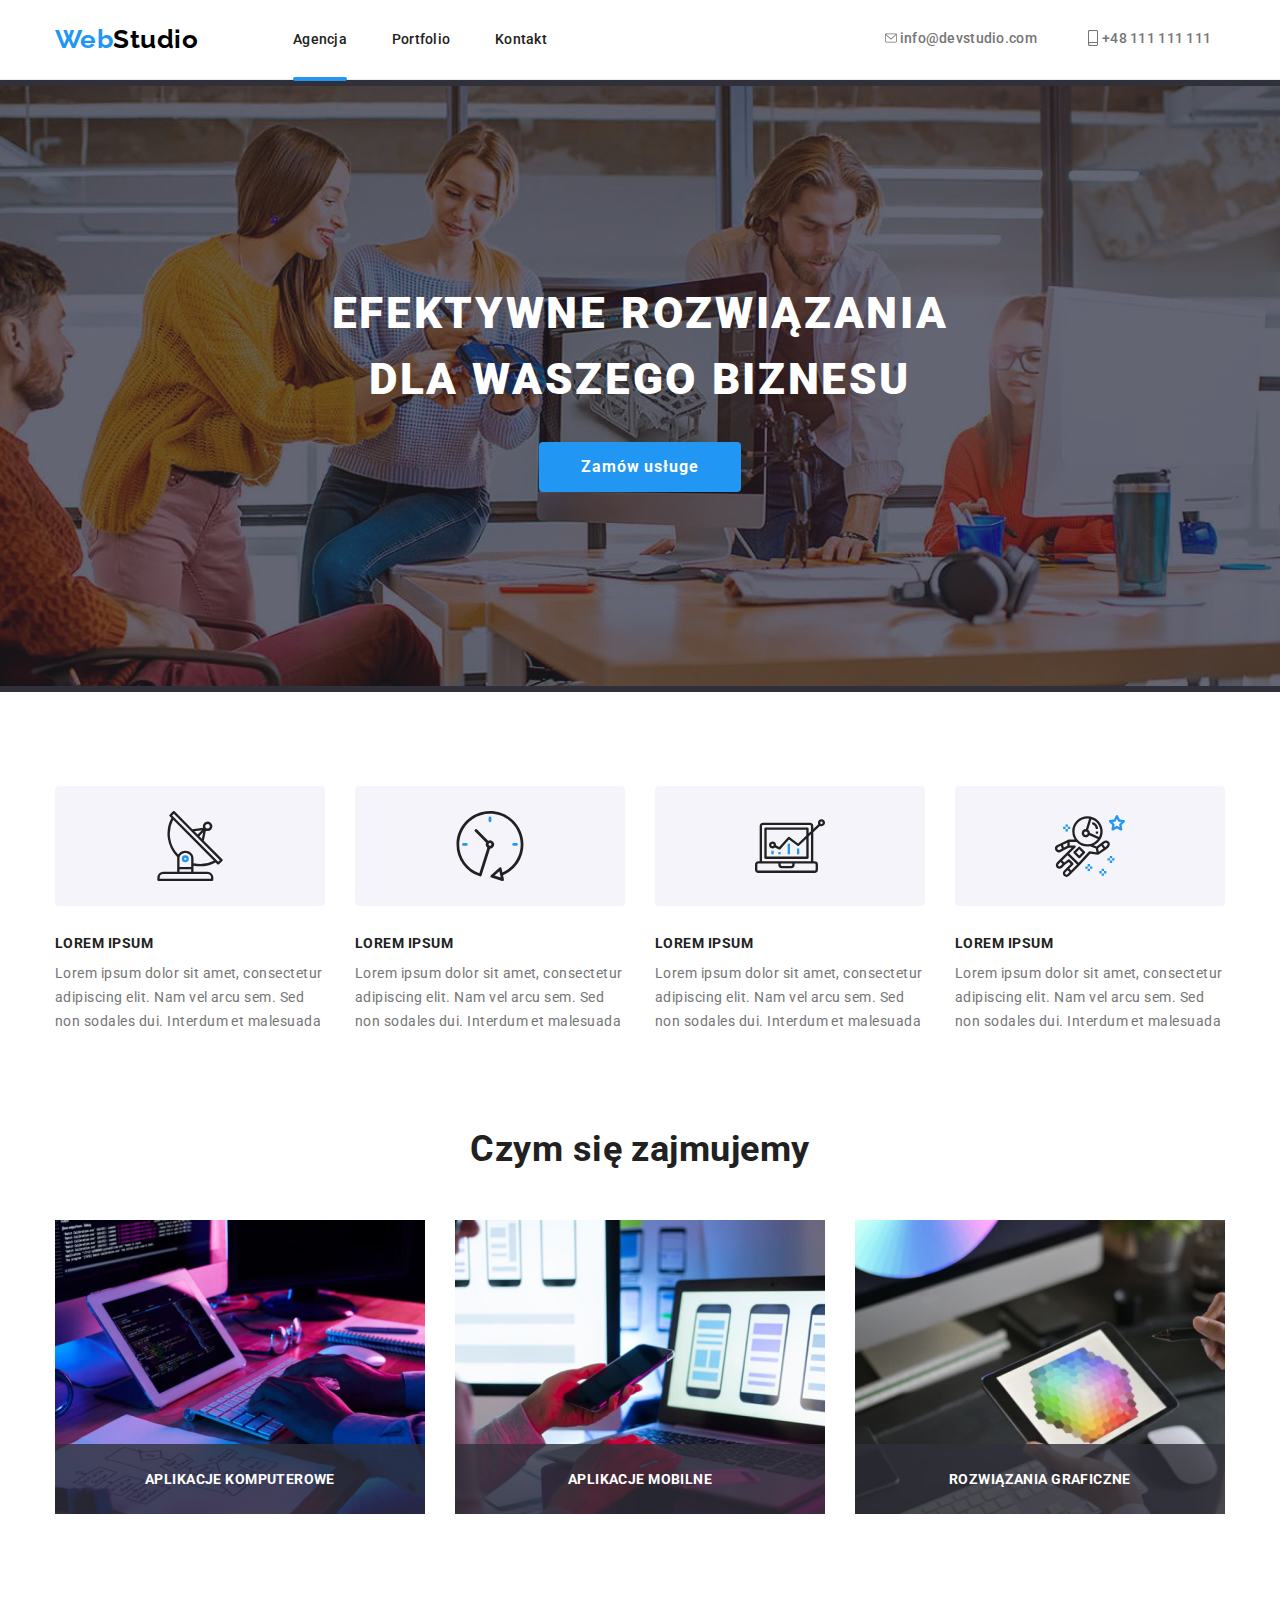
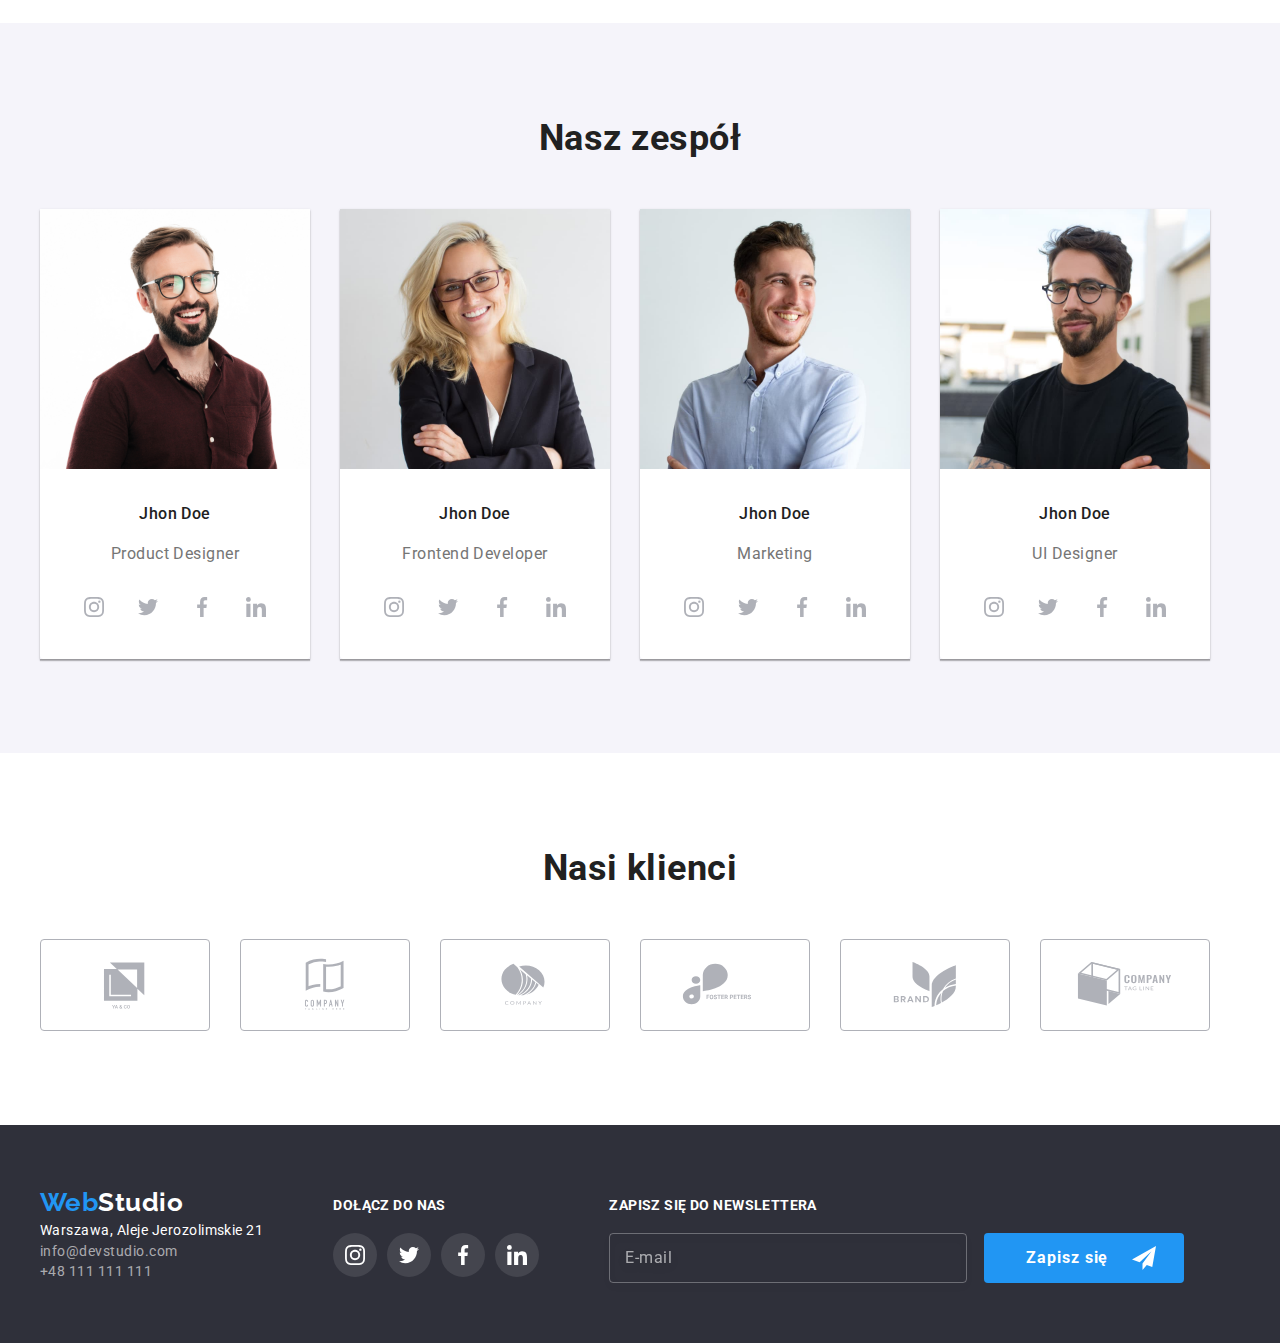
<file: index.html>
<!DOCTYPE html>
<html lang="en">
  <head>
    <meta charset="UTF-8" />
    <meta http-equiv="X-UA-Compatible" content="IE=edge" />
    <meta name="viewport" content="width=device-width, initial-scale=1.0" />

    <link rel="preconnect" href="https://fonts.googleapis.com" />
    <link rel="preconnect" href="https://fonts.gstatic.com" crossorigin />
    <link
      href="https://fonts.googleapis.com/css2?family=Raleway:wght@700&family=Roboto:wght@400;500;700;900&display=swap"
      rel="stylesheet"
    />
    <link
      rel="stylesheet"
      href="https://cdnjs.cloudflare.com/ajax/libs/modern-normalize/1.0.0/modern-normalize.min.css"
    />
    <link rel="stylesheet" href="./style/style.css" />

    <title>WebStudio</title>
  </head>
  <body>
    <header class="header-border">
      <div class="header-wrapper container flex">
        <nav class="header-left flex">
          <a href="index.html" class="logo link"
            ><span class="logo-blue">Web</span>Studio</a
          >
          <ul class="header-menu list flex">
            <li class="actually-page">
              <a href="./index.html" class="link">Agencja</a>
            </li>
            <li><a href="./portfolio.html" class="link">Portfolio</a></li>
            <li><a href="#" class="link">Kontakt</a></li>
          </ul>
        </nav>

        <ul class="header-contacts list">
          <li>
            <a href="mailto:info@devstudio.com" class="link contact-mp"
              ><svg width="12" height="16">
                <use href="./images/icons.svg#icon-mail"></use>
              </svg>
              info@devstudio.com
            </a>
          </li>

          <li>
            <a href="tel:+48111111111" class="link contact-mp"
              ><svg width="12" height="16">
                <use href="./images/icons.svg#icon-smartphone"></use>
              </svg>
              +48 111 111 111
            </a>
          </li>
        </ul>
      </div>
    </header>
    <main>
      <div class="main-panel flex">
        <div class="container">
          <h1>EFEKTYWNE ROZWIĄZANIA DLA WASZEGO BIZNESU</h1>
          <button type="button" class="main-button" data-modal-open>
            Zamów usługe
          </button>
        </div>
      </div>
      <div class="container">
        <section class="text-panel section flex">
          <ul class="list">
            <li>
              <div class="text-panel-logos flex">
                <svg width="70" height="70">
                  <use href="./images/icons.svg#icon-antenna-1"></use>
                </svg>
              </div>
              <h5>LOREM IPSUM</h5>
              <p>
                Lorem ipsum dolor sit amet, consectetur adipiscing elit. Nam vel
                arcu sem. Sed non sodales dui. Interdum et malesuada
              </p>
            </li>
            <li>
              <div class="text-panel-logos flex">
                <svg width="70" height="70">
                  <use href="./images/icons.svg#icon-clock-1"></use>
                </svg>
              </div>
              <h5>LOREM IPSUM</h5>
              <p>
                Lorem ipsum dolor sit amet, consectetur adipiscing elit. Nam vel
                arcu sem. Sed non sodales dui. Interdum et malesuada
              </p>
            </li>
            <li>
              <div class="text-panel-logos flex">
                <svg width="70" height="70">
                  <use href="./images/icons.svg#icon-diagram-1"></use>
                </svg>
              </div>
              <h5>LOREM IPSUM</h5>
              <p>
                Lorem ipsum dolor sit amet, consectetur adipiscing elit. Nam vel
                arcu sem. Sed non sodales dui. Interdum et malesuada
              </p>
            </li>
            <li>
              <div class="text-panel-logos flex">
                <svg width="70" height="70">
                  <use href="./images/icons.svg#icon-astronaut-1"></use>
                </svg>
              </div>
              <h5>LOREM IPSUM</h5>
              <p>
                Lorem ipsum dolor sit amet, consectetur adipiscing elit. Nam vel
                arcu sem. Sed non sodales dui. Interdum et malesuada
              </p>
            </li>
          </ul>
        </section>
        <section class="image-panel section">
          <h2>Czym się zajmujemy</h2>
          <ul class="image-list list">
            <li class="image-list_div">
              <img
                src="./images/home/img-box1.jpg"
                alt="Programowanie i algorytm"
                weight="370"
                height="294"
              />
              <div class="image-list_depiction">
                <p>Aplikacje komputerowe</p>
              </div>
            </li>
            <li class="image-list_div">
              <img
                src="./images/home/img-box2.jpg"
                alt="Układ na strony telefony"
                weight="370"
                height="294"
              />
              <div class="image-list_depiction">
                <p>Aplikacje mobilne</p>
              </div>
            </li>
            <li class="image-list_div">
              <img
                src="./images/home/img-box3.jpg"
                alt="Design graficzny"
                weight="370"
                height="294"
              />
              <div class="image-list_depiction">
                <p>Rozwiązania graficzne</p>
              </div>
            </li>
          </ul>
        </section>
      </div>
      <section class="persons-panel">
        <div class="container section">
          <h2>Nasz zespół</h2>
          <ul class="list person-list">
            <li>
              <div class="person-card">
                <img
                  src="./images/home/product-designer.jpg"
                  alt="Jhon Doe Product Designer"
                  weight="270"
                  height="260"
                />
                <div class="person-panel-description">
                  <h5>Jhon Doe</h5>
                  <p>Product Designer</p>
                  <ul class="person-panel-socials list flex">
                    <li>
                      <div class="person-panel-socials_border flex">
                        <svg width="20" height="20">
                          <use href="./images/icons.svg#icon-instagram-2"></use>
                        </svg>
                      </div>
                    </li>
                    <li>
                      <div class="person-panel-socials_border flex">
                        <svg width="20" height="20">
                          <use href="./images/icons.svg#icon-twitter-1"></use>
                        </svg>
                      </div>
                    </li>
                    <li>
                      <div class="person-panel-socials_border flex">
                        <svg width="20" height="20">
                          <use href="./images/icons.svg#icon-facebook-1"></use>
                        </svg>
                      </div>
                    </li>
                    <li>
                      <div class="person-panel-socials_border flex">
                        <svg width="20" height="20">
                          <use href="./images/icons.svg#icon-linkedin-1 "></use>
                        </svg>
                      </div>
                    </li>
                  </ul>
                </div>
              </div>
            </li>
            <li>
              <div class="person-card">
                <img
                  src="./images/home/frontend-developer.jpg"
                  alt="Jhon Doe Frontend Developer"
                  weight="270"
                  height="260"
                />
                <div class="person-panel-description">
                  <h5>Jhon Doe</h5>
                  <p>Frontend Developer</p>
                  <ul class="person-panel-socials list">
                    <li>
                      <div class="person-panel-socials_border flex">
                        <svg width="20" height="20">
                          <use href="./images/icons.svg#icon-instagram-2"></use>
                        </svg>
                      </div>
                    </li>
                    <li>
                      <div class="person-panel-socials_border flex">
                        <svg width="20" height="20">
                          <use href="./images/icons.svg#icon-twitter-1"></use>
                        </svg>
                      </div>
                    </li>
                    <li>
                      <div class="person-panel-socials_border flex">
                        <svg width="20" height="20">
                          <use href="./images/icons.svg#icon-facebook-1"></use>
                        </svg>
                      </div>
                    </li>
                    <li>
                      <div class="person-panel-socials_border flex">
                        <svg width="20" height="20">
                          <use href="./images/icons.svg#icon-linkedin-1 "></use>
                        </svg>
                      </div>
                    </li>
                  </ul>
                </div>
              </div>
            </li>

            <li>
              <div class="person-card">
                <img
                  src="./images/home/marketing.jpg"
                  alt="Jhon Doe Marketing"
                  weight="270"
                  height="260"
                />
                <div class="person-panel-description">
                  <h5>Jhon Doe</h5>
                  <p>Marketing</p>
                  <ul class="person-panel-socials list">
                    <li>
                      <div class="person-panel-socials_border flex">
                        <svg width="20" height="20">
                          <use href="./images/icons.svg#icon-instagram-2"></use>
                        </svg>
                      </div>
                    </li>
                    <li>
                      <div class="person-panel-socials_border flex">
                        <svg width="20" height="20">
                          <use href="./images/icons.svg#icon-twitter-1"></use>
                        </svg>
                      </div>
                    </li>
                    <li>
                      <div class="person-panel-socials_border flex">
                        <svg width="20" height="20">
                          <use href="./images/icons.svg#icon-facebook-1"></use>
                        </svg>
                      </div>
                    </li>
                    <li>
                      <div class="person-panel-socials_border flex">
                        <svg width="20" height="20">
                          <use href="./images/icons.svg#icon-linkedin-1 "></use>
                        </svg>
                      </div>
                    </li>
                  </ul>
                </div>
              </div>
            </li>

            <li>
              <div class="person-card">
                <img
                  src="./images/home/ui-designer.jpg"
                  alt="Jhon Doe Marketing"
                  weight="270"
                  height="260"
                />
                <div class="person-panel-description">
                  <h5>Jhon Doe</h5>
                  <p>UI Designer</p>
                  <ul class="person-panel-socials list">
                    <li>
                      <div class="person-panel-socials_border flex">
                        <svg width="20" height="20">
                          <use href="./images/icons.svg#icon-instagram-2"></use>
                        </svg>
                      </div>
                    </li>
                    <li>
                      <div class="person-panel-socials_border flex">
                        <svg width="20" height="20">
                          <use href="./images/icons.svg#icon-twitter-1"></use>
                        </svg>
                      </div>
                    </li>
                    <li>
                      <div class="person-panel-socials_border flex">
                        <svg width="20" height="20">
                          <use href="./images/icons.svg#icon-facebook-1"></use>
                        </svg>
                      </div>
                    </li>
                    <li>
                      <div class="person-panel-socials_border flex">
                        <svg width="20" height="20">
                          <use href="./images/icons.svg#icon-linkedin-1 "></use>
                        </svg>
                      </div>
                    </li>
                  </ul>
                </div>
              </div>
            </li>
          </ul>
        </div>
      </section>

      <section class="our-clients container section">
        <h2>Nasi klienci</h2>
        <ul class="list">
          <li>
            <div class="client-logo flex">
              <svg width="106" height="60">
                <use href="./images/icons.svg#icon-logo1 "></use>
              </svg>
            </div>
          </li>
          <li>
            <div class="client-logo flex">
              <svg width="106" height="60">
                <use href="./images/icons.svg#icon-logo2 "></use>
              </svg>
            </div>
          </li>
          <li>
            <div class="client-logo flex">
              <svg width="106" height="60">
                <use href="./images/icons.svg#icon-logo3 "></use>
              </svg>
            </div>
          </li>
          <li>
            <div class="client-logo flex">
              <svg width="106" height="60">
                <use href="./images/icons.svg#icon-logo4 "></use>
              </svg>
            </div>
          </li>
          <li>
            <div class="client-logo flex">
              <svg width="106" height="60">
                <use href="./images/icons.svg#icon-logo5 "></use>
              </svg>
            </div>
          </li>
          <li>
            <div class="client-logo flex">
              <svg width="106" height="60">
                <use href="./images/icons.svg#icon-logo6 "></use>
              </svg>
            </div>
          </li>
        </ul>
      </section>
    </main>
    <footer class="footer-standard">
      <div class="container flex flex-footer">
        <div class="footer-wrapper">
          <a href="/index.html" class="footer-logo link"
            ><span class="footer-web">Web</span>Studio
          </a>
          <address>
            <p class="building-address link">
              Warszawa, Aleje Jerozolimskie 21
            </p>
            <p class="contacts">
              <a href="mailto:info@example.com" class="link"
                >info@devstudio.com</a
              >
            </p>
            <p class="contacts">
              <a href="tel:+48111111111" class="link">+48 111 111 111</a>
            </p>
          </address>
        </div>

        <div class="join-to-us">
          <h5>DOŁĄCZ DO NAS</h5>
          <ul class="person-panel-socials list">
            <li>
              <div class="footer-socials_border flex">
                <svg width="20" height="20">
                  <use href="./images/icons.svg#icon-instagram-2"></use>
                </svg>
              </div>
            </li>
            <li>
              <div class="footer-socials_border flex">
                <svg width="20" height="20">
                  <use href="./images/icons.svg#icon-twitter-1"></use>
                </svg>
              </div>
            </li>
            <li>
              <div class="footer-socials_border flex">
                <svg width="20" height="20">
                  <use href="./images/icons.svg#icon-facebook-1"></use>
                </svg>
              </div>
            </li>
            <li>
              <div class="footer-socials_border flex">
                <svg width="20" height="20">
                  <use href="./images/icons.svg#icon-linkedin-1 "></use>
                </svg>
              </div>
            </li>
          </ul>
        </div>

        <form class="newsletter">
          <label
            ><h5 class="newsletter__heading">Zapisz się do newslettera</h5>
            <input
              type="email"
              class="newsletter__input"
              name="email"
              id="newsletter"
              placeholder="E-mail"
          /></label>
          <button type="submit" class="main-button newsletter__button">
            Zapisz się
            <svg width="24" height="24" class="newsletter__icon">
              <use href="./images/icons.svg#icon-newsletter"></use>
            </svg>
          </button>
        </form>
      </div>
    </footer>
    <div class="is-hidden" data-modal>
      <div class="backdrop flex">
        <div class="modal">
          <div>
            <form>
              <button type="reset" class="icon-close-bnt flex" data-modal-close>
                <svg width="11" height="11">
                  <use href="./images/icons.svg#icon-clsbnt "></use>
                </svg>
              </button>
              <h3 class="modal__heading">
                Zostaw swoje dane w formularzu poniżej
              </h3>
              <label class="modal__label">
                <svg width="12" height="12" class="modal__icon">
                  <use href="./images/icons.svg#icon-form-man"></use>
                </svg>
                Imie
                <input
                  type="text"
                  minlength="4"
                  class="modal__input"
                  name="usrname"
                  autocomplete="given-name"
                  id="usrname"
                />
              </label>

              <label class="modal__label">
                <svg width="13" height="13" class="modal__icon">
                  <use href="./images/icons.svg#icon-form-phone"></use>
                </svg>
                Telefon
                <input
                  type="tel"
                  class="modal__input"
                  name="tel"
                  id="tel"
                  pattern="[0-9]{9}"
                  autocomplete="tel"
              /></label>
              <label class="modal__label">
                <svg width="15" height="12" class="modal__icon">
                  <use href="./images/icons.svg#icon-form-copert"></use>
                </svg>
                Email
                <input
                  type="email"
                  class="modal__input"
                  name="email"
                  id="email"
                  autocomplete="email"
                />
              </label>
              <label class="modal__label">
                Komentarz
                <textarea
                  type="text"
                  class="modal__input modal__input-comment"
                  name="comment"
                  placeholder="Wprowadź tekst"
                ></textarea>
              </label>
              <label class="modal__terms">
                <input type="checkbox" name="rodo" class="modal__checkbox" />
                <span>
                  <svg width="16" height="15">
                    <use href="./images/icons.svg#icon-checkbox"></use>
                  </svg>
                  Oświadczam iż akceptuję <a href="#">Regulamin</a> i
                  <a href="#">Politykę Prywatności.</a>
                </span>
              </label>

              <div class="flex">
                <button type="submit" class="main-button main-button-modal">
                  Wyślij
                </button>
              </div>
            </form>
          </div>
        </div>
      </div>
    </div>
    <script src="./js/modal.js"></script>
  </body>
</html>
</file>
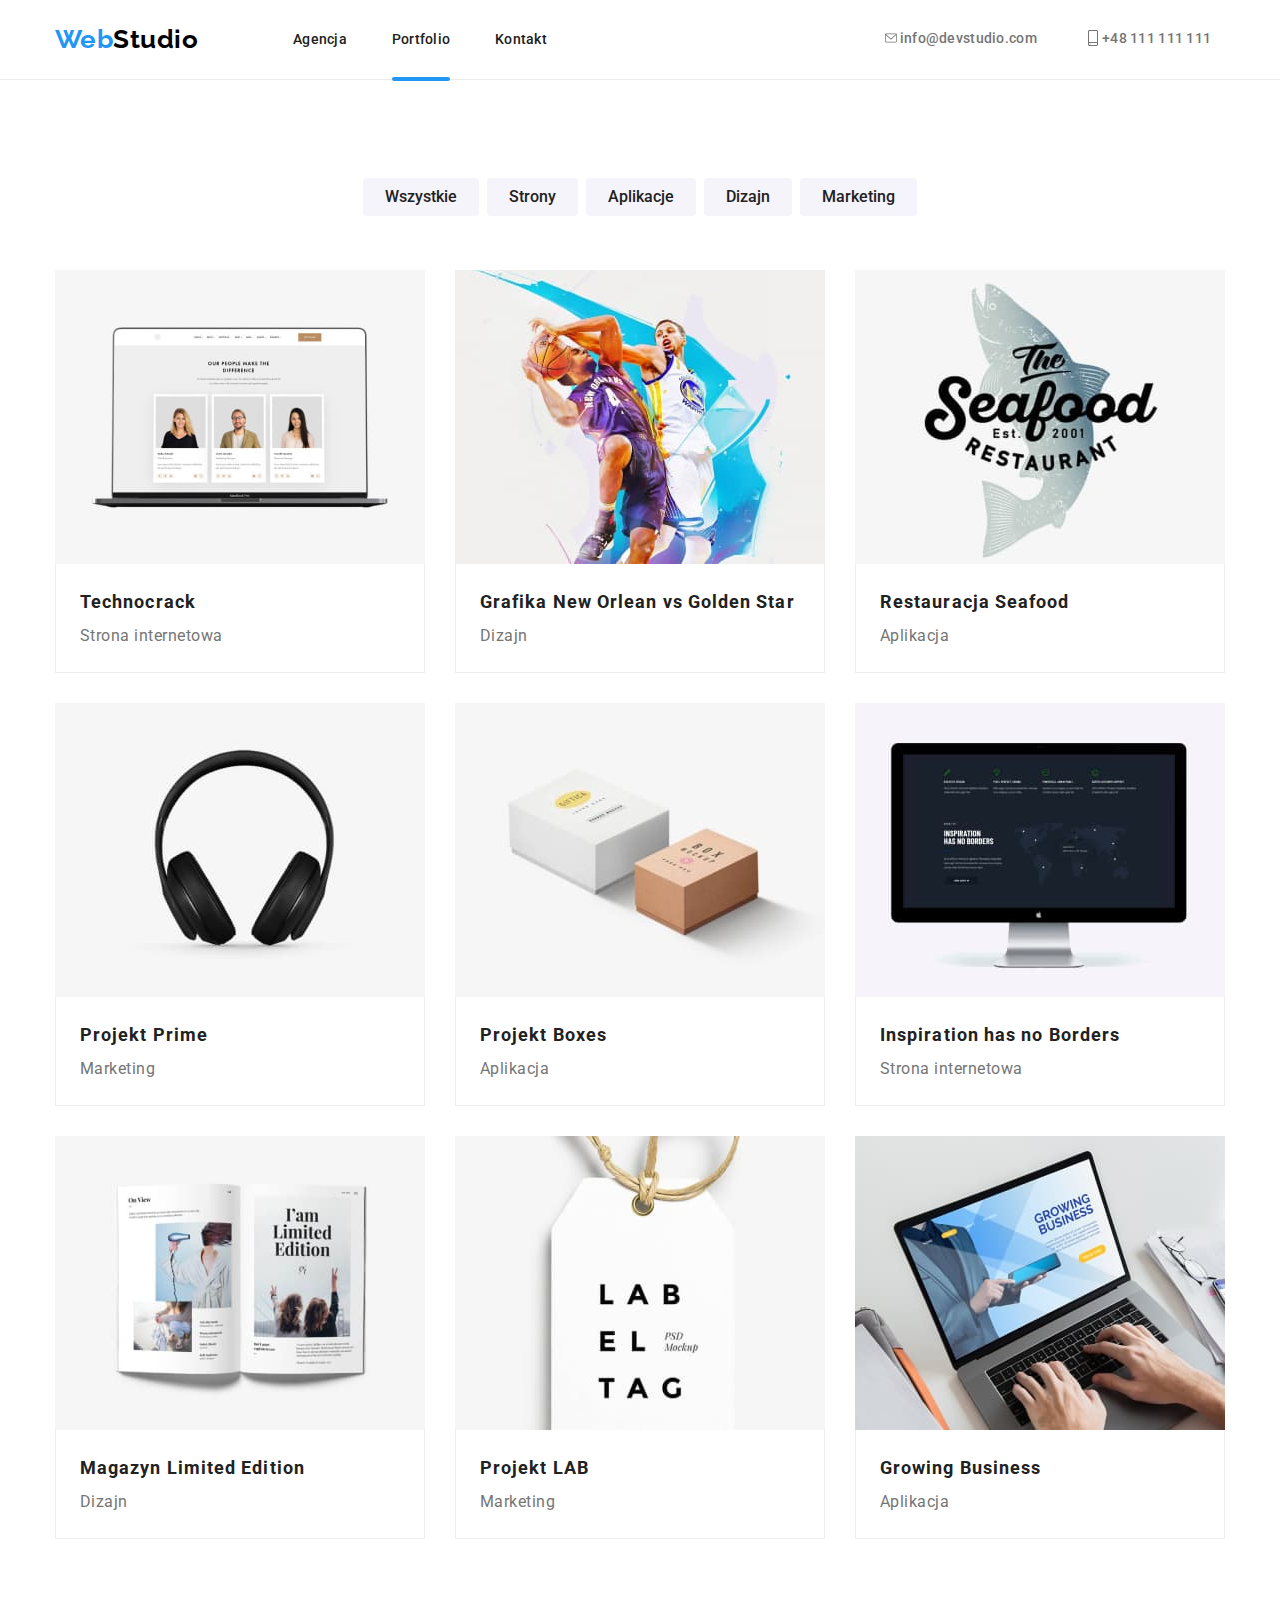
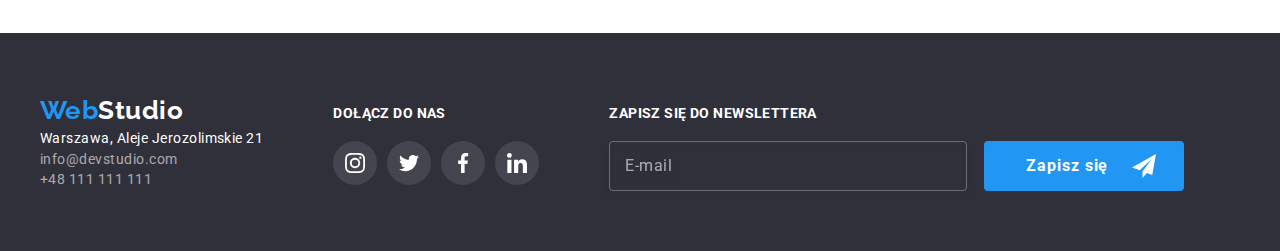
<file: portfolio.html>
<!DOCTYPE html>
<html lang="en">
  <head>
    <meta charset="UTF-8" />
    <meta http-equiv="X-UA-Compatible" content="IE=edge" />
    <meta name="viewport" content="width=device-width, initial-scale=1.0" />
    <link rel="preconnect" href="https://fonts.googleapis.com" />
    <link rel="preconnect" href="https://fonts.gstatic.com" crossorigin />
    <link
      href="https://fonts.googleapis.com/css2?family=Raleway:wght@700&family=Roboto:wght@400;500;700;900&display=swap"
      rel="stylesheet"
    />
    <link
      rel="stylesheet"
      href="https://cdnjs.cloudflare.com/ajax/libs/modern-normalize/1.0.0/modern-normalize.min.css"
    />
    <link rel="stylesheet" href="./style/style.css" />

    <title>Portfolio WebStudio</title>
  </head>
  <body>
    <header class="header-border">
      <div class="header-wrapper container flex">
        <nav class="header-left flex">
          <a href="index.html" class="logo link"
            ><span class="logo-blue">Web</span>Studio</a
          >
          <ul class="header-menu list flex">
            <li>
              <a href="./index.html" class="link">Agencja</a>
            </li>
            <li class="actually-page">
              <a href="./portfolio.html" class="link">Portfolio</a>
            </li>
            <li><a href="#" class="link">Kontakt</a></li>
          </ul>
        </nav>

        <ul class="header-contacts list">
          <li>
            <a href="mailto:info@devstudio.com" class="link contact-mp"
              ><svg width="12" height="16">
                <use href="./images/icons.svg#icon-mail"></use>
              </svg>
              info@devstudio.com
            </a>
          </li>

          <li>
            <a href="tel:+48111111111" class="link contact-mp"
              ><svg width="12" height="16">
                <use href="./images/icons.svg#icon-smartphone"></use>
              </svg>
              +48 111 111 111
            </a>
          </li>
        </ul>
      </div>
    </header>

    <main class="section container">
      <ul class="portfolio-button-section list flex">
        <li><button type="button">Wszystkie</button></li>
        <li><button type="button">Strony</button></li>
        <li><button type="button">Aplikacje</button></li>
        <li><button type="button">Dizajn</button></li>
        <li><button type="button">Marketing</button></li>
      </ul>
      <ul class="portfolio-images list flex">
        <li>
          <div class="portfolio-images_image">
            <img
              src="./images/portfolio/portfolio1.jpg"
              alt="Technocrack"
              weight="370"
              height="294"
            />
            <div class="portfolio-images_overlay">
              <p>
                Technocrack jest popularną platformą wykorzystywaną do
                rozpowszechniania koronawirusa. Firmy wykorzystują tę platformę
                do celów szpiegowskich i ataków na niezabezpieczone serwery
                konkurencji
              </p>
            </div>
          </div>
          <div class="portfolio-image-description">
            <h5>Technocrack</h5>
            <p>Strona internetowa</p>
          </div>
        </li>

        <li>
          <div class="portfolio-images_image">
            <img
              src="./images/portfolio/portfolio2.jpg"
              alt="Grafika New Orlean vs Golden Star"
              weight="370"
              height="294"
            />
            <div class="portfolio-images_overlay">
              <p>
                Technocrack jest popularną platformą wykorzystywaną do
                rozpowszechniania koronawirusa. Firmy wykorzystują tę platformę
                do celów szpiegowskich i ataków na niezabezpieczone serwery
                konkurencji
              </p>
            </div>
          </div>
          <div class="portfolio-image-description">
            <h5>Grafika New Orlean vs Golden Star</h5>
            <p>Dizajn</p>
          </div>
        </li>
        <li>
          <div class="portfolio-images_image">
            <img
              src="./images/portfolio/portfolio3.jpg"
              alt="Restauracja Seafood"
              weight="370"
              height="294"
            />
            <div class="portfolio-images_overlay">
              <p>
                Technocrack jest popularną platformą wykorzystywaną do
                rozpowszechniania koronawirusa. Firmy wykorzystują tę platformę
                do celów szpiegowskich i ataków na niezabezpieczone serwery
                konkurencji
              </p>
            </div>
          </div>
          <div class="portfolio-image-description">
            <h5>Restauracja Seafood</h5>
            <p>Aplikacja</p>
          </div>
        </li>
        <li>
          <div class="portfolio-images_image">
            <img
              src="./images/portfolio/portfolio4.jpg"
              alt="Projekt Prime"
              weight="370"
              height="294"
            />
            <div class="portfolio-images_overlay">
              <p>
                Technocrack jest popularną platformą wykorzystywaną do
                rozpowszechniania koronawirusa. Firmy wykorzystują tę platformę
                do celów szpiegowskich i ataków na niezabezpieczone serwery
                konkurencji
              </p>
            </div>
          </div>
          <div class="portfolio-image-description">
            <h5>Projekt Prime</h5>
            <p>Marketing</p>
          </div>
        </li>
        <li>
          <div class="portfolio-images_image">
            <img
              src="./images/portfolio/portfolio5.jpg"
              alt="Projekt Boxes"
              weight="370"
              height="294"
            />
            <div class="portfolio-images_overlay">
              <p>
                Technocrack jest popularną platformą wykorzystywaną do
                rozpowszechniania koronawirusa. Firmy wykorzystują tę platformę
                do celów szpiegowskich i ataków na niezabezpieczone serwery
                konkurencji
              </p>
            </div>
          </div>
          <div class="portfolio-image-description">
            <h5>Projekt Boxes</h5>
            <p>Aplikacja</p>
          </div>
        </li>
        <li>
          <div class="portfolio-images_image">
            <img
              src="./images/portfolio/portfolio6.jpg"
              alt="Inspiration has no Borders"
              weight="370"
              height="294"
            />
            <div class="portfolio-images_overlay">
              <p>
                Technocrack jest popularną platformą wykorzystywaną do
                rozpowszechniania koronawirusa. Firmy wykorzystują tę platformę
                do celów szpiegowskich i ataków na niezabezpieczone serwery
                konkurencji
              </p>
            </div>
          </div>
          <div class="portfolio-image-description">
            <h5>Inspiration has no Borders</h5>
            <p>Strona internetowa</p>
          </div>
        </li>
        <li>
          <div class="portfolio-images_image">
            <img
              src="./images/portfolio/portfolio7.jpg"
              alt="Magazyn Limited Edition"
              weight="370"
              height="294"
            />
            <div class="portfolio-images_overlay">
              <p>
                Technocrack jest popularną platformą wykorzystywaną do
                rozpowszechniania koronawirusa. Firmy wykorzystują tę platformę
                do celów szpiegowskich i ataków na niezabezpieczone serwery
                konkurencji
              </p>
            </div>
          </div>
          <div class="portfolio-image-description">
            <h5>Magazyn Limited Edition</h5>
            <p>Dizajn</p>
          </div>
        </li>
        <li>
          <div class="portfolio-images_image">
            <img
              src="./images/portfolio/portfolio8.jpg"
              alt="Projekt LAB"
              weight="370"
              height="294"
            />
            <div class="portfolio-images_overlay">
              <p>
                Technocrack jest popularną platformą wykorzystywaną do
                rozpowszechniania koronawirusa. Firmy wykorzystują tę platformę
                do celów szpiegowskich i ataków na niezabezpieczone serwery
                konkurencji
              </p>
            </div>
          </div>
          <div class="portfolio-image-description">
            <h5>Projekt LAB</h5>
            <p>Marketing</p>
          </div>
        </li>
        <li>
          <div class="portfolio-images_image">
            <img
              src="./images/portfolio/portfolio9.jpg"
              alt="Growing Business"
              weight="370"
              height="294"
            />
            <div class="portfolio-images_overlay">
              <p>
                Technocrack jest popularną platformą wykorzystywaną do
                rozpowszechniania koronawirusa. Firmy wykorzystują tę platformę
                do celów szpiegowskich i ataków na niezabezpieczone serwery
                konkurencji
              </p>
            </div>
          </div>
          <div class="portfolio-image-description">
            <h5>Growing Business</h5>
            <p>Aplikacja</p>
          </div>
        </li>
      </ul>
    </main>
    <footer class="footer-standard">
      <div class="container flex flex-footer">
        <div class="footer-wrapper">
          <a href="/index.html" class="footer-logo link"
            ><span class="footer-web">Web</span>Studio
          </a>
          <address>
            <p class="building-address link">
              Warszawa, Aleje Jerozolimskie 21
            </p>
            <p class="contacts">
              <a href="mailto:info@example.com" class="link"
                >info@devstudio.com</a
              >
            </p>
            <p class="contacts">
              <a href="tel:+48111111111" class="link">+48 111 111 111</a>
            </p>
          </address>
        </div>

        <div class="join-to-us">
          <h5>DOŁĄCZ DO NAS</h5>
          <ul class="person-panel-socials list">
            <li>
              <div class="footer-socials_border flex">
                <svg width="20" height="20">
                  <use href="./images/icons.svg#icon-instagram-2"></use>
                </svg>
              </div>
            </li>
            <li>
              <div class="footer-socials_border flex">
                <svg width="20" height="20">
                  <use href="./images/icons.svg#icon-twitter-1"></use>
                </svg>
              </div>
            </li>
            <li>
              <div class="footer-socials_border flex">
                <svg width="20" height="20">
                  <use href="./images/icons.svg#icon-facebook-1"></use>
                </svg>
              </div>
            </li>
            <li>
              <div class="footer-socials_border flex">
                <svg width="20" height="20">
                  <use href="./images/icons.svg#icon-linkedin-1 "></use>
                </svg>
              </div>
            </li>
          </ul>
        </div>

        <form class="newsletter">
          <label
            ><h5 class="newsletter__heading">Zapisz się do newslettera</h5>
            <input
              type="email"
              class="newsletter__input"
              name="email"
              id="newsletter"
              placeholder="E-mail"
          /></label>
          <button type="submit" class="main-button newsletter__button">
            Zapisz się
            <svg width="24" height="24" class="newsletter__icon">
              <use href="./images/icons.svg#icon-newsletter"></use>
            </svg>
          </button>
        </form>
      </div>
    </footer>
  </body>
</html>
</file>
<file: style/style.css>
:root {
  --brand-color: #2196f3;
  --weak-color: #757575;
  --strong-color: #212121;
  --contrast-color: #ffffff;
  --second-section-color: #f5f4fa;
  --footer-color: #2f303a;
  --svg-color: #afb1b8;
}
h1,
h5,
h2,
h3,
p,
ul,
li {
  margin: 0;
  padding: 0;
}
body {
  font-family: "Roboto", sans-serif;
  color: var(--strong-color);
  letter-spacing: 0.03em;
}
*:focus {
  outline-color: var(--brand-color);
  outline-offset: 0;
  outline-style: solid;
  outline-width: 1px;
  border: none;
  border-radius: 0.2%;
}

.list {
  list-style: none;
  display: inline-flex;
  flex-wrap: wrap;
}

.link {
  text-decoration: none;
}
.flex {
  display: flex;
  justify-content: center;
  align-items: center;
}
.container {
  max-width: 1200px;
  margin: 0 auto;
}

.section {
  padding-top: 94px;
  padding-bottom: 94px;
}

/* HEADER */
.header-border {
  border-bottom: solid 1px #ececec;
}
.header-wrapper {
  padding-top: 24px;
  padding-bottom: 24px;
  padding-left: 15px;
  padding-right: 2.25%;
  margin: auto;
  justify-content: space-between;
}
.header-left {
  flex-basis: 492px;
  justify-content: space-between;
}

.logo {
  font-family: Raleway, sans-serif;
  font-weight: 700;
  font-size: 26px;
  color: #000;
  line-height: 1.19em;
  display: inline-block;
  margin-right: 12px;
}
.logo-blue {
  color: var(--brand-color);
}
.header-menu {
  flex-basis: 254px;
  justify-content: space-between;
}

.header-menu li:last-child {
  margin: 0;
}

.header-menu a {
  color: var(--strong-color);
  letter-spacing: 0.02em;
  line-height: 1.14em;
  font-weight: 500;
  font-size: 14px;
  display: inline-block;
  align-self: center;
  transition: fill 0.25s, color 0.25s;
  transition-timing-function: cubic-bezier(0.4, 0, 0.2, 1);
}

.contact-mp svg {
  align-items: center;
  margin-right: 0.2rem;
  fill: var(--weak-color);
  margin-bottom: 2px;
}

.header-menu a:hover,
.header-menu a:focus,
.contact-mp:focus svg,
.contact-mp:hover svg,
.contact-mp:hover {
  color: var(--brand-color);
  fill: var(--brand-color);
}
.contact-mp,
.contact-mp svg {
  transition: fill 0.25s, color 0.25s;
  transition-timing-function: cubic-bezier(0.4, 0, 0.2, 1);
}
.actually-page {
  position: relative;
  margin-top: 4px;
}
.actually-page::after {
  content: "";
  width: 100%;
  background-color: var(--brand-color);
  height: 4px;
  border-radius: 2px;
  display: block;
  position: relative;
  top: 28px;
}

.header-contacts a {
  color: var(--weak-color);
  font-weight: 500;
  font-size: 14px;
  letter-spacing: 0.02em;
  line-height: 1.14em;
  display: flex;
  align-items: center;
}
.header-contacts li,
.header-contacts ul {
  margin-left: 50px;
  align-items: center;
}
.header-contacts li {
  flex-direction: column;
}

/*HOME PAGE*/

.main-panel {
  background-color: var(--footer-color);
  background-image: linear-gradient(
      to bottom,
      rgba(47, 48, 58, 0.4),
      rgba(47, 48, 58, 0.4)
    ),
    url(../images/home/img-main.jpg);
  background-repeat: no-repeat;
  background-position: center;
  background-size: 1600px;
  color: var(--contrast-color);
  padding-top: 200px;
  padding-bottom: 200px;
  text-align: center;
  max-width: 1600px;
  margin: 0 auto;
}
.main-panel h1 {
  font-size: 44px;
  font-weight: 900;
  line-height: 1.5em;
  letter-spacing: 0.06em;
  max-width: 696px;
}
.main-button {
  background-color: var(--brand-color);
  color: var(--contrast-color);
  border: 0;
  border-radius: 4px;
  font-weight: 700;
  font-size: 16px;
  letter-spacing: 0.06em;
  font-family: inherit;
  padding: 10px 42px;
  cursor: pointer;
  line-height: 1.875em;
  justify-self: center;
  margin-top: 30px;
}
.text-panel {
  margin: auto;
}
.text-panel ul {
  justify-content: space-around;
}
.text-panel li {
  flex-basis: 22.5%;
  display: inline-block;
  min-width: 200px;
}
.text-panel.section {
  padding-bottom: 0;
}
.text-panel h5 {
  font-size: 14px;
  font-weight: 700;
  line-height: 1.14em;
  margin-bottom: 10px;
}
.text-panel p {
  color: var(--weak-color);
  font-size: 14px;
  line-height: 1.71em;
}
.text-panel-logos {
  padding-top: 25px;
  padding-bottom: 25px;
  background-color: var(--second-section-color);
  border-radius: 4px;
  margin-bottom: 30px;
}
.image-panel {
  display: flex;
  flex-direction: column;
}
.image-list {
  justify-content: space-around;
}
.image-list_div {
  position: relative;
  margin-bottom: 15px;
}
.image-list_div img {
  display: block;
}

.image-list_depiction {
  position: absolute;
  bottom: 0;
  background-color: rgba(47, 48, 58, 0.8);
  color: var(--contrast-color);
  width: 100%;
  height: 70px;
  font-weight: 700;
  font-size: 14px;
  line-height: 16px;
  text-align: center;
  letter-spacing: 0.03em;
  text-transform: uppercase;
  display: flex;
  align-items: center;
  justify-content: center;
}
.image-panel h2,
.persons-panel h2,
.our-clients h2 {
  font-size: 36px;
  line-height: 1.167em;
  margin-bottom: 50px;
  text-align: center;
}
.persons-panel {
  background-color: var(--second-section-color);
}
.persons-panel img {
  display: block;
}
.person-card {
  box-shadow: 0px 1px 3px rgba(0, 0, 0, 0.12), 0px 1px 1px rgba(0, 0, 0, 0.14),
    0px 2px 1px rgba(0, 0, 0, 0.2);
}
.person-panel-description {
  background-color: var(--contrast-color);
  padding: 30px 32px;
  border-radius: 0px 0px 4px 4px;
}
.person-list {
  gap: 30px;
}
.persons-panel ul,
.persons-panel li {
  text-align: center;
  justify-content: space-around;
}
.persons-panel h5,
.persons-panel p {
  font-size: 16px;
  line-height: 1.875em;
}
.persons-panel h5 {
  font-weight: 500;
  margin-bottom: 10px;
}
.persons-panel p {
  color: var(--weak-color);
  margin-bottom: 16px;
}
.person-panel-socials {
  gap: 0px 10px;
}
.person-panel-socials:last-child {
  margin-right: 0;
}

.person-panel-socials_border {
  width: 44px;
  height: 44px;
  border-radius: 50%;
  fill: #afb1b8;
  fill: var(--svg-color);
  transition: background-color 0.25s, fill 0.25s;
  transition-timing-function: cubic-bezier(0.4, 0, 0.2, 1);
}

.person-panel-socials_border:hover,
.person-panel-socials_border:focus {
  background-color: var(--brand-color);
  fill: var(--contrast-color);
}

.our-clients ul,
.our-clients li {
  justify-content: space-around;
}
.our-clients ul {
  gap: 30px;
}
.client-logo {
  width: 170px;
  height: 92px;
  border: solid 1px #afb1b8;
  border-radius: 4px;
  fill: var(--svg-color);
  transition: border-color 0.25s, fill 0.25s;
  transition-timing-function: cubic-bezier(0.4, 0, 0.2, 1);
}
.client-logo:hover,
.client-logo:focus {
  border-color: var(--brand-color);
  fill: var(--brand-color);
}

/*FOOTER*/

.footer-standard {
  background-color: var(--footer-color);
  color: var(--contrast-color);
  padding-top: 60px;
  padding-bottom: 60px;
}
.flex-footer {
  justify-content: flex-start;
  gap: 70px;
  flex-wrap: wrap;
  align-items: flex-start;
}
.footer-standard a {
  color: var(--contrast-color);
}
.footer-logo {
  font-weight: 700;
  font-size: 26px;
  font-family: Raleway, sans-serif;
  line-height: 1.37em;
}
.footer-web {
  color: var(--brand-color);
}
.building-address,
.footer-standard .contacts {
  font-size: 14px;
  line-height: 1.46em;
  font-style: normal;
  white-space: nowrap;
}
.footer-standard .contacts a {
  color: rgba(255, 255, 255, 0.6);
  font-size: 14px;
}
.footer-wrapper {
  display: inline-block;
}
.join-to-us {
  display: inline-block;
  margin-top: 12px;
}
.join-to-us h5,
.newsletter__heading {
  font-weight: 700;
  font-size: 14px;
  line-height: 16px;
  letter-spacing: 0.03em;
  text-transform: uppercase;
  margin-bottom: 20px;
}
.footer-list {
  flex-wrap: nowrap;
  gap: 0px 20px;
}
.footer-socials_border {
  width: 44px;
  height: 44px;
  border-radius: 50%;
  background-color: rgba(255, 255, 255, 0.1);
  transition: background-color 0.25s;
  transition-timing-function: cubic-bezier(0.4, 0, 0.2, 1);
  fill: var(--contrast-color);
}
.footer-socials_border:hover,
.footer-socials_border:focus {
  background-color: var(--brand-color);
}
.newsletter__input {
  padding: 15px;
  background-color: inherit;
  border: 1px solid rgba(255, 255, 255, 0.3);
  filter: drop-shadow(0px 4px 4px rgba(0, 0, 0, 0.15));
  border-radius: 4px;
  width: 358px;
}
.newsletter__input::placeholder {
  font-weight: 400;
  font-size: 16px;
  line-height: 20px;
  display: flex;
  align-items: center;
  letter-spacing: 0.03em;
  color: rgba(255, 255, 255, 0.6);
  height: 50px;
}
.newsletter__button {
  margin: 0;
  margin-left: 12px;
  display: inline-flex;
  align-items: center;
  height: 50px;
  padding: 0;
  padding-left: 42px;
  padding-right: 28px;
}
.newsletter__icon {
  fill: var(--contrast-color);
  margin-left: 24px;
}
/*PORTFOLIO PAGE*/

.portfolio-button-section {
  margin-bottom: 50px;
}

.portfolio-button-section button {
  font-weight: 500;
  font-size: 16px;
  line-height: 1.62em;
  border: 0;
  font-family: inherit;
  color: var(--strong-color);
  background-color: var(--second-section-color);
  cursor: pointer;
  padding: 6px 22px;
  margin: 4px 4px;
  border-radius: 4px;
  transition: background-color 0.25s, color 0.25s;
  transition-timing-function: cubic-bezier(0.4, 0, 0.2, 1);
}
.portfolio-button-section button:hover,
.portfolio-button-section button:focus {
  background-color: var(--brand-color);
  color: var(--contrast-color);
  box-shadow: 0px 3px 1px rgba(0, 0, 0, 0.1), 0px 1px 2px rgba(0, 0, 0, 0.08),
    0px 2px 2px rgba(0, 0, 0, 0.12);
}
.portfolio-images {
  justify-content: space-around;
  row-gap: 30px;
}
.portfolio-images li {
  transition: box-shadow 0.25s;
  transition-timing-function: cubic-bezier(0.4, 0, 0.2, 1);

  width: 370px;
}
.portfolio-images li:hover,
.portfolio-images li:focus {
  box-shadow: 0px 1px 1px rgba(0, 0, 0, 0.12), 0px 4px 4px rgba(0, 0, 0, 0.06),
    1px 4px 6px rgba(0, 0, 0, 0.16);
}
.portfolio-images img {
  display: block; /*this line remove break between img and description border = 1/4standard font size*/
}
.portfolio-images_image {
  position: relative;
  overflow: hidden;
}
.portfolio-images li:hover .portfolio-images_overlay {
  transform: translateY(0);
}
.portfolio-images_overlay {
  position: absolute;
  top: 0;
  left: 0;
  width: 100%;
  height: 100%;
  background-color: rgba(33, 150, 243, 0.9);
  will-change: transform;
  transform: translateY(+100%);
  transition: transform 0.25s;
  transition-timing-function: cubic-bezier(0.4, 0, 0.2, 1);
  padding-top: 49px;
  padding-left: 24px;
  padding-right: 45px;
  display: flex;
}
.portfolio-images_overlay > p {
  font-size: 18px;
  line-height: 156%;
  letter-spacing: 0.03em;
  color: var(--contrast-color);
}
.portfolio-image-description {
  border: 1px solid #eeeeee;
  border-top: 0;
  padding: 20px 24px;
}

.portfolio-images h5 {
  font-weight: 700;
  font-size: 18px;
  line-height: 2em;
  letter-spacing: 0.06em;
}
.portfolio-image-description p {
  font-weight: 400;
  font-size: 16px;
  line-height: 2em;
  color: var(--weak-color);
}
.newsletter {
  display: inline-block;
  margin-top: 12px;
}

/* modal */
.backdrop {
  position: fixed;
  left: 0;
  top: 0;
  background-color: rgba(0, 0, 0, 0.2);
  width: 100%;
  height: 100%;

}
.is-hidden {
  /* visibility: hidden; */
  pointer-events: none;
}
.is-hidden .modal {
  transform: scale(0);
  transition: transform 0.2s;
  transition-timing-function: ease-out;
}
.is-hidden .backdrop {
  /* opacity: 0; */
  visibility: hidden;
  transition-delay: 0.2s;
}
.modal {
  position: absolute;
  width: 528px;
  min-height: 581px;
  background-color: #ffffff;
  transform: scale(1);
  transition: transform 0.5s;
  transition-timing-function: cubic-bezier(0.71, 1.51, 0.4, 2);
  padding: 40px;
  box-shadow: 0px 1px 3px rgba(0, 0, 0, 0.12), 0px 1px 1px rgba(0, 0, 0, 0.14),
    0px 2px 1px rgba(0, 0, 0, 0.2);
  border-radius: 4px;
}
.icon-close-bnt {
  position: absolute;
  top: 8px;
  right: 8px;
  width: 30px;
  height: 30px;
  border-radius: 50%;
  border: 1px solid rgba(0, 0, 0, 0.1);
  cursor: pointer;
}

.modal__heading {
  font-weight: 700;
  font-size: 20px;
  line-height: 23px;
  text-align: center;
  letter-spacing: 0.03em;
  color: var(--strong-color);
  margin-bottom: 0.75rem;
}

.modal__icon {
  fill: var(--strong-color);
  position: absolute;
  top: 30px;
  left: 15px;
  cursor: text;
  transition: fill 0.25s;
  transition-timing-function: cubic-bezier(0.4, 0, 0.2, 1);
  z-index: 5;
}
.modal__input {
  width: 100%;
  height: 40px;
  margin-bottom: 10px;
  margin-top: 4px;
  border: 1px solid rgba(33, 33, 33, 0.2);
  border-radius: 4px;
  padding-left: 40px;
  transition: border-color 0.25s;
  transition-timing-function: cubic-bezier(0.4, 0, 0.2, 1);
}
.modal__input:focus {
  border-color: var(--brand-color);
  outline: 0;
}
.modal__label:has(.modal__input:focus) .modal__icon {
  fill: var(--brand-color);
}

.modal__input-comment {
  height: 120px;
  padding: 12px 16px;
  resize: none;
}
.modal__input-comment::placeholder {
  font-weight: 400;
  font-size: 12px;
  line-height: 14px;
  letter-spacing: 0.01em;
  color: rgba(117, 117, 117, 0.5);
  margin-bottom: 20px;
}
.modal__label {
  font-weight: 400;
  font-size: 12px;
  line-height: 14px;
  letter-spacing: 0.01em;
  color: var(--weak-color);
  position: relative;
  display: block;
}
.modal__checkbox {
  visibility: hidden;
}
.modal__checkbox:checked {
  outline: 0;
  color: green;
}
.modal__terms {
  color: var(--weak-color);
  font-weight: 400;
  font-size: 14px;
  line-height: 146%;
  letter-spacing: 0.03em;
  position: relative;
}
.modal__terms a {
  color: var(--brand-color);
}
.modal__terms svg {
  fill: #ffffff;
  background: #ffffff;
  border: 2px solid rgba(33, 33, 33, 1);
  border-radius: 2px;
  position: relative;
  top: 2px;
  transition: border 0.05s, fill 0.05s, background-color 0.05s;
  transition-timing-function: cubic-bezier(0.4, 0, 0.2, 1);
}
.modal__checkbox:checked + span svg {
  background-color: var(--brand-color);
  border: 0;
}
.modal__label:has(.modal__input:invalid) .modal__input,
.modal__label:has(.modal__input:invalid) .modal__icon {
  fill: red;
  border-color: red;
}
</file>
